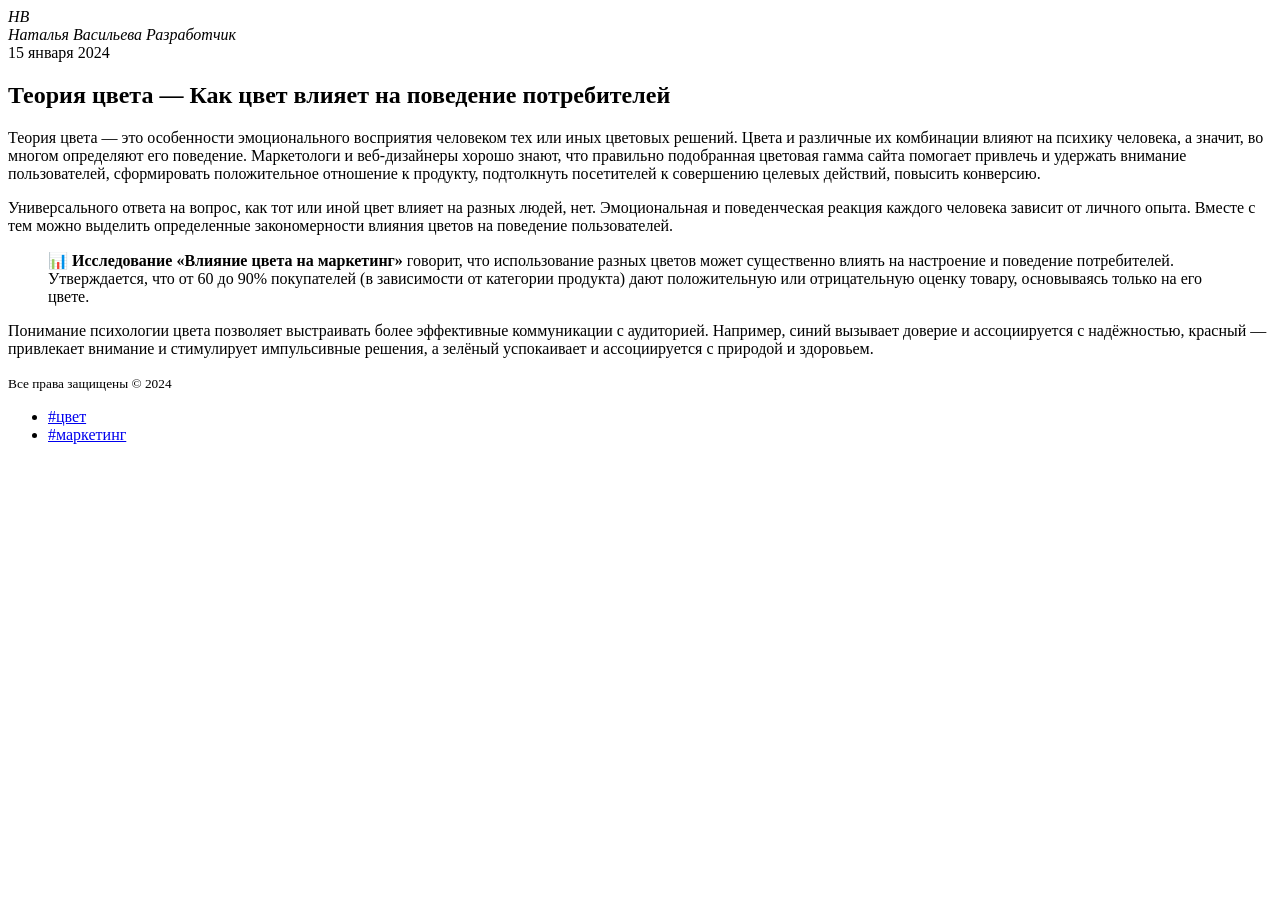
<file: 1-Blog/index.html>
<!DOCTYPE html>
<html lang="ru">
<head>
    <meta charset="UTF-8" />
    <meta name="viewport" content="width=device-width, initial-scale=1.0" />
    <title>Теория цвета — влияние на поведение потребителей</title>
</head>
<body>

    <article aria-label="Статья о влиянии цвета на поведение потребителей">

        <!-- Шапка статьи: автор + дата -->
        <header>
            <address>
                <span aria-hidden="true">НВ</span>
                <div>
                    <span>Наталья Васильева</span>
                    <span>Разработчик</span>
                </div>
            </address>
            <time datetime="2024-01-15">15 января 2024</time>
        </header>

        <!-- Основной контент статьи (без <main>) -->
        <h1>Теория цвета — Как цвет влияет на поведение потребителей</h1>

        <!-- Лид-абзац -->
        <p>
            Теория цвета — это особенности эмоционального восприятия человеком тех или иных цветовых решений. Цвета и различные их комбинации влияют на психику человека, а значит, во многом определяют его поведение. Маркетологи и веб-дизайнеры хорошо знают, что правильно подобранная цветовая гамма сайта помогает привлечь и удержать внимание пользователей, сформировать положительное отношение к продукту, подтолкнуть посетителей к совершению целевых действий, повысить конверсию.
        </p>

        <!-- Основная часть с дополнительными блоками -->
        <section aria-label="Основные закономерности влияния цвета">
            <p>
                Универсального ответа на вопрос, как тот или иной цвет влияет на разных людей, нет.
                Эмоциональная и поведенческая реакция каждого человека зависит от личного опыта.
                Вместе с тем можно выделить определенные закономерности влияния цветов на поведение пользователей.
            </p>

            <!-- Выделенная цитата / врезка с источником -->
            <blockquote cite="https://example.com/research/color-marketing">
                <strong>📊 Исследование «Влияние цвета на маркетинг»</strong> говорит, что использование разных цветов может существенно влиять на настроение и поведение потребителей. Утверждается, что от 60 до 90% покупателей (в зависимости от категории продукта) дают положительную или отрицательную оценку товару, основываясь только на его цвете.
            </blockquote>

            <p>
                Понимание психологии цвета позволяет выстраивать более эффективные коммуникации с аудиторией.
                Например, синий вызывает доверие и ассоциируется с надёжностью, красный — привлекает внимание и стимулирует импульсивные решения, а зелёный успокаивает и ассоциируется с природой и здоровьем.
            </p>
        </section>

        <!-- Футер статьи: права и теги -->
        <footer>
            <small>Все права защищены &copy; 2024</small>
            <ul aria-label="Теги статьи">
                <li><a href="/tag/color">#цвет</a></li>
                <li><a href="/tag/marketing">#маркетинг</a></li>
            </ul>
        </footer>

    </article>

</body>
</html>
</file>
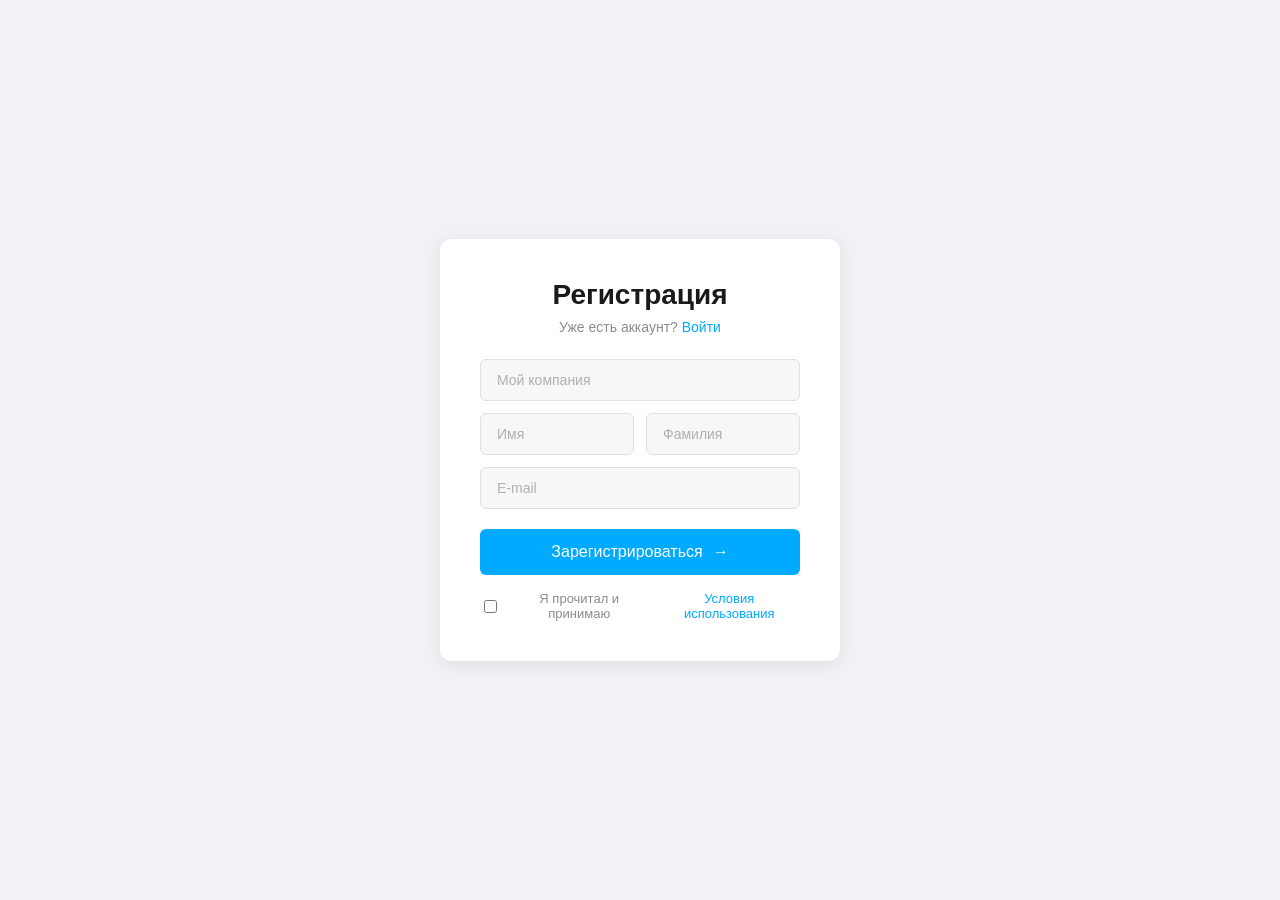
<file: 2-Form/2-css/index.html>
<!DOCTYPE html>
<html lang="ru">

<head>
  <meta charset="UTF-8">
  <title>Регистрация</title>
  <link rel="stylesheet" href="style.css">
</head>

<body>
  <div class="form">
    <h1>Регистрация</h1>
    <p class="subtitle">Уже есть аккаунт? <a href="#">Войти</a></p>

    <input type="text" placeholder="Мой компания" class="input-full">

    <div class="row">
      <input type="text" placeholder="Имя">
      <input type="text" placeholder="Фамилия">
    </div>

    <input type="email" placeholder="E-mail" class="input-full">

    <button class="btn">Зарегистрироваться <span>&rarr;</span></button>

    <label class="checkbox">
      <input type="checkbox"> Я прочитал и принимаю <a href="#">Условия использования</a>
    </label>
  </div>
</body>

</html>
</file>
<file: 2-Form/2-css/style.css>
* {
    box-sizing: border-box;
    font-family: Arial, sans-serif;
}

body {
    background: #f0f2f5;
    display: flex;
    justify-content: center;
    align-items: center;
    min-height: 100vh;
    margin: 0;
}

.form {
    background: #ffffff;
    padding: 40px;
    border-radius: 12px;
    width: 400px;
    box-shadow: 0 4px 20px rgba(0, 0, 0, 0.08);
    text-align: center;
}

h1 {
    font-size: 28px;
    color: #1a1a1a;
    margin: 0 0 8px;
}

.subtitle {
    font-size: 14px;
    color: #8c8c8c;
    margin: 0 0 24px;
}

.subtitle a,
.checkbox a {
    color: #00aaff;
    text-decoration: none;
}

input[type="text"],
input[type="email"] {
    width: 100%;
    padding: 12px 16px;
    font-size: 14px;
    color: #333333;
    background: #f7f7f7;
    border: 1px solid #e0e0e0;
    border-radius: 6px;
    margin-bottom: 12px;
    outline: none;
}

input::placeholder {
    color: #b0b0b0;
}

.row {
    display: flex;
    gap: 12px;
}

.row input {
    flex: 1;
}

.btn {
    width: 100%;
    padding: 14px;
    font-size: 16px;
    color: #ffffff;
    background: #00aaff;
    border: none;
    border-radius: 6px;
    cursor: pointer;
    display: flex;
    justify-content: center;
    align-items: center;
    gap: 10px;
    margin: 8px 0 16px;
}

.btn:hover {
    background: #008ecc;
}

.checkbox {
    font-size: 13px;
    color: #8c8c8c;
    display: flex;
    align-items: center;
    gap: 8px;
    justify-content: center;
}
</file>
